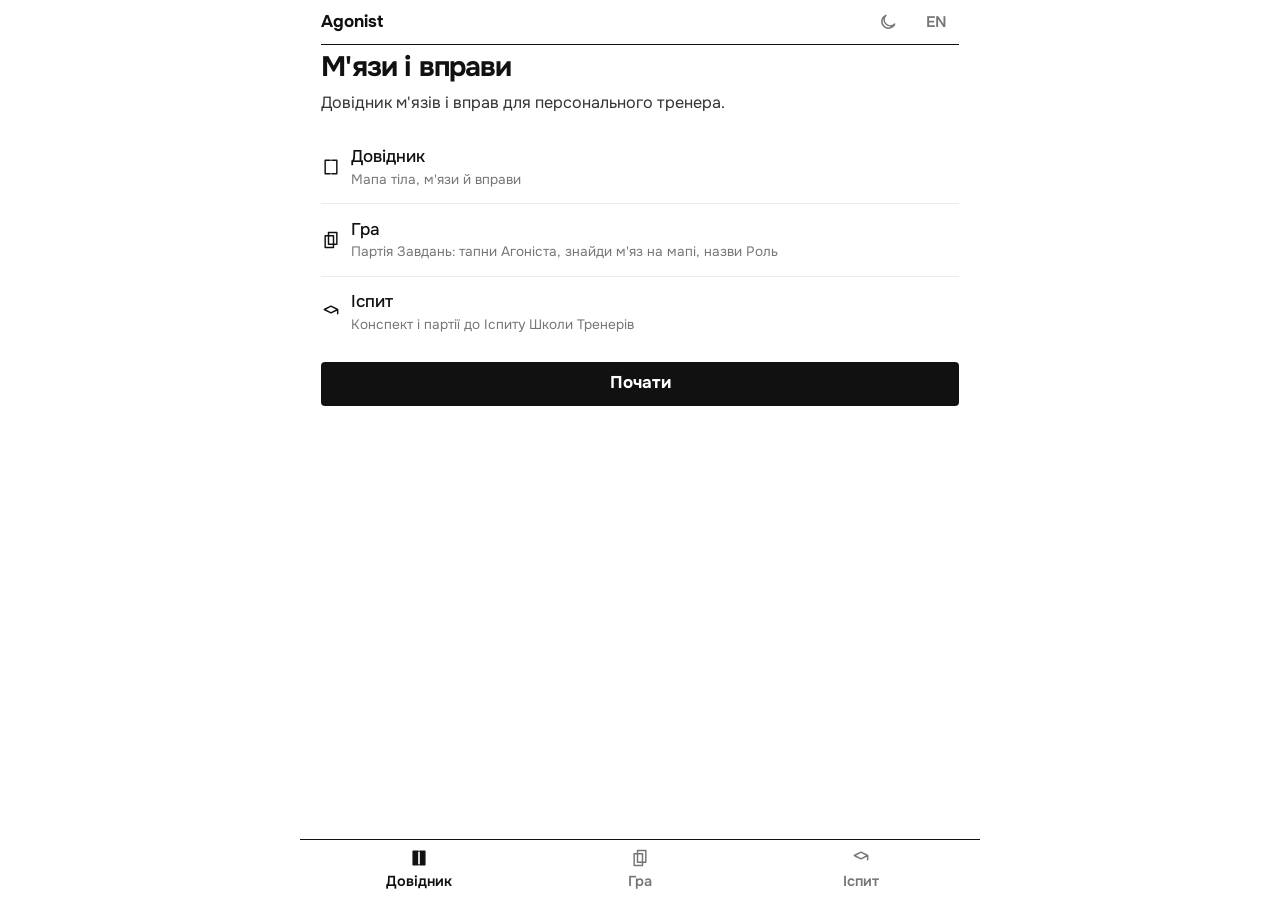
<file: index.html>
<!doctype html>
<html lang="uk">
  <head>
    <meta charset="utf-8" />
    <meta name="viewport" content="width=device-width, initial-scale=1, viewport-fit=cover" />
    <meta name="color-scheme" content="light" />
    <!-- The theme is on the page before it is painted: light, unless the
         Trainer pinned dark (app/theme.mjs, key «theme»). Kept to a few lines
         on purpose — a module would load too late and flash. -->
    <script>
      var dark = false;
      try {
        dark = localStorage.getItem('theme') === 'dark';
      } catch (e) {}
      document.documentElement.dataset.theme = dark ? 'dark' : 'light';
    </script>
    <!-- The browser bar takes the app's own background (--bg in app.css, one
         value per theme), so the bar and the page read as one surface;
         app/theme.mjs sets it for a pinned theme. -->
    <meta name="theme-color" content="#ffffff" />
    <!-- SVG for tabs (sharp at 16-32 px); a 180 px PNG for the iOS/Android home
         screen, which do not take SVG. Relative paths: the app lives under a
         subpath on Pages. -->
    <link rel="icon" href="assets/icon/icon.svg" type="image/svg+xml" />
    <link rel="apple-touch-icon" href="assets/icon/apple-touch-icon.png" />
    <!-- Add to Home Screen (ticket 14): the manifest for Android and desktop
         Chrome, the meta tags for iOS, which reads only these. No service
         worker on purpose — the app is not offline (ticket 08 stays cancelled).
         «default» keeps the status bar its own opaque strip above the page, so
         nothing slides under the clock or the notch; #bar still pads by the
         safe area for the day iOS says otherwise. -->
    <link rel="manifest" href="manifest.webmanifest" />
    <meta name="mobile-web-app-capable" content="yes" />
    <meta name="apple-mobile-web-app-capable" content="yes" />
    <meta name="apple-mobile-web-app-status-bar-style" content="default" />
    <meta name="apple-mobile-web-app-title" content="Agonist" />
    <!-- The product name, not a translated string: it is the same in both
         languages, and it is what a bookmark and a home-screen icon carry.
         The heading inside the app stays descriptive. -->
    <title>Agonist</title>
    <!-- Start the requests now instead of when the module has been parsed and
         reaches its own fetch() calls. Paths and the crossorigin flag must
         match those calls, or the browser fetches everything twice. The
         module's own imports are listed too, so they do not queue behind it. -->
    <link rel="modulepreload" href="app/ui.mjs" />
    <link rel="modulepreload" href="app/atlas.mjs" />
    <link rel="modulepreload" href="app/exam.mjs" />
    <link rel="modulepreload" href="app/quiz.mjs" />
    <link rel="modulepreload" href="app/i18n.mjs" />
    <link rel="modulepreload" href="app/icons.mjs" />
    <link rel="modulepreload" href="app/install.mjs" />
    <link rel="modulepreload" href="app/route.mjs" />
    <link rel="modulepreload" href="app/screens.mjs" />
    <link rel="modulepreload" href="app/spy.mjs" />
    <link rel="modulepreload" href="app/theme.mjs" />
    <link rel="modulepreload" href="app/zoom.mjs" />
    <link rel="preload" as="fetch" crossorigin href="content/muscles.json" />
    <link rel="preload" as="fetch" crossorigin href="content/muscle-groups.json" />
    <link rel="preload" as="fetch" crossorigin href="content/exercises.json" />
    <link rel="preload" as="fetch" crossorigin href="content/exam.json" />
    <link rel="preload" as="fetch" crossorigin href="assets/atlas/muscle-ids.json" />
    <link rel="preload" as="fetch" crossorigin href="assets/atlas/front.svg" />
    <link rel="preload" as="fetch" crossorigin href="assets/atlas/back.svg" />
    <!-- The fonts are a nicety: they load without blocking the first paint
         (print until loaded, then all) and swap in; until then, and if they
         never arrive, the system fonts in app.css carry the page. -->
    <link rel="preconnect" href="https://fonts.googleapis.com" />
    <link rel="preconnect" href="https://fonts.gstatic.com" crossorigin />
    <link
      rel="stylesheet"
      href="https://fonts.googleapis.com/css2?family=Onest:wght@400;500;600;700;800&family=IBM+Plex+Mono:wght@400;500&display=swap"
      media="print"
      onload="this.media = 'all'"
    />
    <link rel="stylesheet" href="app/app.css" />
    <!-- ui.mjs writes the colour rules here: a Muscle's or an Exercise's Muscles
         by Role. One selector per Muscle instead of a walk over paths. -->
    <style id="paint"></style>
    <!-- …and here, after it, what the row being read lights: same weight, so
         it wins over the page's own colours. -->
    <style id="lit"></style>
  </head>
  <body>
    <div id="app">
      <header id="bar">
        <button id="navstart" type="button"></button>
        <span class="bar-end">
          <span id="tally" class="tally" hidden></span>
          <button id="theme" type="button" data-act="theme"></button>
          <button id="lang" type="button" data-act="lang"></button>
        </span>
      </header>

      <!-- One-time «add to home screen» hint (ticket 14); ui.mjs decides whether
           it is up, and says it in the current language. -->
      <aside id="install" class="install" hidden>
        <p></p>
        <button type="button" data-act="close-install"></button>
      </aside>

      <!-- Heard, not seen: search counts and, in the Game, an answered Task's
           verdict and Agonist. Outside #top, which a redraw replaces whole. -->
      <p id="status" class="sr" role="status"></p>

      <main id="page" data-screen="home">
        <!-- Until the data arrives the page says so, in the default language;
             the app replaces it on the first draw. -->
        <div id="top"><p class="loading">Завантаження…</p></div>
        <!-- «Show the map» — all that is left of it while it is hidden. -->
        <button id="mapbar" type="button" data-act="show-map" hidden></button>
        <!-- Both sides of the body, pinned under the top of the page while the
             list below scrolls. The dock keeps the pinned place and size when
             the map itself is taken out to fill the whole screen. -->
        <div id="dock">
          <figure id="map" data-side="front">
            <div class="layer">
              <div class="fig" data-view="front"></div>
              <div class="fig" data-view="back"></div>
            </div>
            <!-- Shown while a row is lit: back to the whole picture. -->
            <button class="all" type="button" data-act="all" hidden></button>
            <!-- On the page (.pg): hide, expand. Expanded (.fl): the side, and the way out. -->
            <div class="tools">
              <button class="ic lbl pg" type="button" data-act="hide-map"></button>
              <button class="ic pg" type="button" data-act="full-map"></button>
              <div class="seg fl" role="group">
                <button type="button" data-act="side" data-side="front"></button>
                <button type="button" data-act="side" data-side="back"></button>
              </div>
              <button class="ic fl" type="button" data-act="close-map"></button>
            </div>
            <!-- «Whole body» shows only once the map is zoomed. -->
            <div class="zoom">
              <button class="ic lbl" type="button" data-act="fit" hidden></button>
              <button class="ic" type="button" data-act="zoom-out"></button>
              <button class="ic" type="button" data-act="zoom-in"></button>
            </div>
            <!-- Expanded, a tap only picks; this is the pick and the way into it. -->
            <div class="pick" aria-live="polite" hidden>
              <b></b>
              <button type="button" data-act="open-pick"></button>
            </div>
          </figure>
        </div>
        <div id="list"></div>
      </main>

      <!-- The three sections, reachable from any screen; ui.mjs sets each
           address once from route.mjs and the label in the current language. -->
      <!-- Up to the top after a long scroll (ui.mjs shows it, app.css places it above the tabs). -->
      <button id="totop" type="button" data-act="top" hidden></button>

      <nav id="tabs">
        <a class="tab" data-tab="reference"></a>
        <a class="tab" data-tab="game"></a>
        <a class="tab" data-tab="exam"></a>
      </nav>
    </div>

    <script type="module">
      import { start } from './app/ui.mjs';

      // A typo in a Muscle id must break loudly. Without this the promise
      // rejects into the console and the Trainer just gets a blank figure.
      const fail = (error) => {
        // The raw message is for the developer; the sentence above it is for
        // the Trainer. This runs when the module itself may not have loaded,
        // so it cannot use the dictionary: the default language only.
        const next = document.createElement('p');
        next.textContent = 'Не вдалося завантажити. Перезавантажте сторінку; якщо не допомогло — перевірте зв\'язок або напишіть розробнику.';
        const raw = document.createElement('p');
        raw.textContent = error?.message ?? String(error);
        const top = document.getElementById('top');
        top.className = 'failure';
        top.replaceChildren(next, raw);
      };
      start().catch(fail);
      // A failure after start — in a later screen — must not leave it half-drawn in silence.
      addEventListener('error', (event) => fail(event.error ?? event.message));
      addEventListener('unhandledrejection', (event) => fail(event.reason));
    </script>
  </body>
</html>
</file>
<file: app/app.css>
/* A laconic reference book: white, black, one red (at night: <html data-theme>
   swaps every token below — the app opens light and the Trainer's switch pins dark). No shadows, no gradients,
   nothing that moves for its own sake. The map is pinned under the top of the
   page while the list scrolls beneath it; the way back is at the bottom, where
   the thumb is. */

:root {
  --ink: #111;
  --dim: #767676; /* 4.5:1 on white: the smallest text is set in it */
  --rule: #ececec;
  --bg: #fff;
  --red: #e10600;
  --body: #333; /* running text: a step softer than --ink */
  --hint: #6b6b6b; /* placeholder: 4.5:1 on the search field's grey */
  --edge: rgb(0 0 0 / 0.18); /* the hairline round a Role's swatch */

  /* The map: what can be tapped is tinted, what has nothing to show is grey. */
  --c-muscle: #e6cdc6;
  --c-rest: #ececec;
  --c-tendon: #f1efed;
  --c-skin: #fafafa;
  --c-detail: #bbb;
  --c-outline: #9a9a9a;

  /* One colour per Role (ADR-0006); the three stabilizers are shades of one yellow. */
  --r-agonist: #e10600;
  --r-synergist: #2f5bd6;
  --r-dynamic_stabilizer: #b8860b;
  --r-stabilizer: #f2c200;
  --r-antagonist_stabilizer: #f3de8a;

  /* The finger minimum. ui.mjs reads it to size the tap zones on the map. */
  --tap: 44px;
  /* A wrong Muscle the Trainer tapped in the Game: no Role has this colour. */
  --c-miss: var(--ink);
  /* The right Muscle in Знайди М'яз: green, which no Role is. */
  --c-right: #1a8f4d;
  /* The Muscle asked about in Яка Роль: violet, which no Role is, or it would answer for it. */
  --c-ask: #8a3ffc;
  /* The bottom tab bar's own height, safe area excluded (added where it's used). */
  --tabsh: 3.9rem;
  /* The sticky top bar's own rendered height, safe area excluded — what the
     pinned map and the Digest's Topic headers below it need to clear. Its
     content is --tap tall, plus the 1px border-bottom #bar is drawn with. */
  --barh: calc(var(--tap) + 1px);
  /* Cards/Test (ticket 11): their action bar's own height, docked at the foot
     in the thumb zone in place of the map neither has — safe area excluded. */
  --examgoh: calc(var(--tap) + 1.2rem + 1px);
  /* The page's side gutters: 1.25rem, plus the notch or rounded corner when
     the phone lies on its side (both insets are 0 upright). */
  --gl: calc(1.25rem + env(safe-area-inset-left));
  --gr: calc(1.25rem + env(safe-area-inset-right));
  --sans: Onest, -apple-system, BlinkMacSystemFont, system-ui, sans-serif;
  --mono: 'IBM Plex Mono', ui-monospace, Menlo, monospace;
  /* The one easing curve behind every glide, slide and rise in the app. */
  --ease-glide: cubic-bezier(0.2, 0.8, 0.2, 1);
}

/* Night: every colour again, nothing else changes. Text keeps 4.5:1 (app/theme.test.mjs
   checks it); the figure stays a body — muscles lighter than skin, an outline that
   reads — and the five Roles stay apart. */
html[data-theme='dark'] { color-scheme: dark; }

:root[data-theme='dark'] {
  --ink: #f2f2f2;
  --dim: #a0a0a0;
  --rule: #2c2c2c;
  --bg: #121212;
  --red: #ff5a4f;
  --body: #d0d0d0;
  --hint: #a0a0a0;
  --edge: rgb(255 255 255 / 0.3);

  --c-muscle: #8a4f45;
  --c-rest: #2c2c2c;
  --c-tendon: #3d3a36;
  --c-skin: #1c1c1c;
  --c-detail: #666;
  --c-outline: #8a8a8a;
  --c-right: #3ecf7e;
  --c-ask: #b98cff;

  --r-agonist: #ff5a4f;
  --r-synergist: #6f96ff;
  --r-dynamic_stabilizer: #b8860b;
  --r-stabilizer: #f2c200;
  --r-antagonist_stabilizer: #f3de8a;
}

[data-role='agonist'] { --role: var(--r-agonist); }
[data-role='synergist'] { --role: var(--r-synergist); }
[data-role='dynamic_stabilizer'] { --role: var(--r-dynamic_stabilizer); }
[data-role='stabilizer'] { --role: var(--r-stabilizer); }
[data-role='antagonist_stabilizer'] { --role: var(--r-antagonist_stabilizer); }

* { box-sizing: border-box; }

/* Only double-tap zoom goes: it fired on quick taps of buttons. A pinch on the
   page still zooms it, for anyone who needs larger text. */
html {
  color-scheme: light; /* the browser's own scrollbars and controls follow the theme */
  touch-action: manipulation;
  /* Text size follows the phone's setting: 17px on the default one. Everything
     else is in rem. Safari's Dynamic Type only reaches a font that names the
     system size, so it gets that one. */
  font-size: 106.25%;
}

@supports (font: -apple-system-body) {
  html { font: -apple-system-body; }
}

html, body {
  margin: 0;
  background: var(--bg);
  color: var(--ink);
  font-family: var(--sans);
  line-height: 1.45;
  -webkit-text-size-adjust: 100%;
  /* Our own pressed state (.row:active) is the only tap feedback. */
  -webkit-tap-highlight-color: transparent;
}

[hidden] { display: none !important; }

button, input { font: inherit; color: inherit; }
button { cursor: pointer; }

:focus-visible { outline: 2px solid var(--ink); outline-offset: 2px; }

/* Heard, not seen. */
.sr {
  position: absolute;
  width: 1px;
  height: 1px;
  overflow: hidden;
  clip-path: inset(50%);
  white-space: nowrap;
}

#app {
  max-width: 40rem;
  margin: 0 auto;
  padding: 0 var(--gr) 0 var(--gl);
}

.loading, .failure { padding-top: 2rem; }

/* ── Header ────────────────────────────────────────────────────────────── */

#bar {
  position: sticky;
  top: 0;
  z-index: 10;
  display: flex;
  align-items: center;
  gap: 0.5rem;
  min-height: var(--tap);
  padding-top: env(safe-area-inset-top);
  background: var(--bg);
  border-bottom: 1px solid var(--ink);
  /* Screens slide past it; the header itself holds still (see Motion below). */
  view-transition-name: head;
}

#bar button {
  min-height: var(--tap);
  padding: 0;
  border: 0;
  background: none;
}

#navstart {
  display: flex;
  align-items: center;
  gap: 0.3rem;
  min-width: 0;
  flex: 1 1 auto;
  overflow: hidden;
  font-weight: 700;
  text-align: left;
}

/* The previous screen's name, or the Trainer's a long one: truncated, not wrapped. */
#navstart .navlabel { overflow: hidden; text-overflow: ellipsis; white-space: nowrap; }

#lang, #theme { min-width: var(--tap); color: var(--dim); font-size: 0.9rem; font-weight: 600; }
/* An inline icon sits on the text baseline, a few px above the button's middle. */
#theme { display: grid; place-items: center; }
.bar-end { flex: none; margin-left: auto; display: flex; align-items: center; gap: 0.3rem; }

/* The Round's «N з 10 · знав K», spelled out in the app's own font, not --mono. */
.tally { padding: 0 0.4rem; font-size: 0.85rem; color: var(--dim); white-space: nowrap; }

/* ── Words ─────────────────────────────────────────────────────────────── */

h1 {
  margin: 0.4rem 0 0;
  font-size: clamp(1.4rem, 6.5vw, 1.65rem);
  line-height: 1.1;
  letter-spacing: -0.03em;
  text-wrap: balance;
  hyphens: auto;
  overflow-wrap: anywhere; /* where the browser has no hyphenation for the word */
}

/* The heading takes focus after a step so a screen reader starts from it; it is
   not a control, so it shows no ring. */
h1:focus { outline: none; }

.sub { margin: 0.2rem 0 0; color: var(--dim); font-size: 0.95rem; }
p.sub[translate='no'] { font-style: italic; }
.lead { margin: 0.5rem 0 0; font-size: 0.95rem; line-height: 1.45; color: var(--body); }
.caption { margin: 0.4rem 0 0; text-align: center; font-size: 0.78rem; color: var(--dim); }
.none { padding: 1rem 0; color: var(--dim); }

.legend {
  display: flex;
  flex-wrap: wrap;
  gap: 0.25rem 1rem;
  margin: 0.6rem 0 0;
  padding: 0;
  list-style: none;
  font-size: 0.85rem;
}

.legend li { display: inline-flex; align-items: center; }
.legend i { margin-right: 0.4rem; }

/* A Role's sentence, or the Card's «Хто такий Агоніст?» (ticket 05): a native
   `<details>`, so the tap target, keyboard access, disclosure triangle and
   VoiceOver announcement all come from the browser — no JS or ARIA of our own. */
summary { cursor: pointer; }
details > p { margin: 0.3rem 0 0.2rem; font-size: 0.85rem; color: var(--dim); }
.who { margin: 0.6rem 0 0; font-size: 0.95rem; }

/* ── Search ────────────────────────────────────────────────────────────── */

/* iPhone's own search: a rounded, tinted field with a magnifier and ✕ inside,
   and «Скасувати» beside it while the field has the keyboard or a query. */
.find {
  display: flex;
  align-items: center;
  margin-top: 0.4rem;
}

.field {
  flex: 1;
  min-width: 0;
  display: flex;
  align-items: center;
  min-height: var(--tap);
  padding-left: 0.75rem;
  border-radius: 0.75rem;
  background: var(--rule);
  color: var(--dim);
}

.field:focus-within { outline: 2px solid var(--red); }

#q {
  flex: 1;
  min-width: 0;
  min-height: var(--tap);
  padding: 0 0 0 0.5rem;
  border: 0;
  border-radius: 0;
  outline: 0;
  background: none;
  color: var(--ink);
  font-size: max(1rem, 16px); /* 16px or more, or iOS zooms the page on focus */
  -webkit-appearance: none;
  appearance: none;
}

#q::placeholder { color: var(--hint); }
/* Our own clear button, a full finger wide; the native one is smaller. */
#q::-webkit-search-cancel-button { display: none; }
#q:focus-visible { outline: 0; }

.clear {
  flex: none;
  display: grid;
  place-items: center;
  width: var(--tap);
  height: var(--tap);
  padding: 0;
  border: 0;
  background: none;
  color: var(--dim);
}

.cancel {
  flex: none;
  min-width: var(--tap);
  min-height: var(--tap);
  padding: 0 0 0 0.75rem;
  border: 0;
  background: none;
  font-size: max(1rem, 16px);
  color: var(--red);
}

/* ── Icons: one set, one stroke weight ─────────────────────────────────── */

.i {
  width: 20px;
  height: 20px;
  fill: none;
  stroke: currentColor;
  stroke-width: 1.75;
  stroke-linecap: round;
  stroke-linejoin: round;
}

/* ── Lists ─────────────────────────────────────────────────────────────── */

.list { margin: 0; padding: 0; list-style: none; }
.list li { border-top: 1px solid var(--rule); }
.list li:first-child { border-top: 0; }

.h {
  margin: 1.4rem 0 0.1rem;
  font: 500 0.7rem var(--mono);
  text-transform: uppercase;
  letter-spacing: 0.08em;
  color: var(--dim);
}

.group-name { margin: 0.7rem 0 0; font-size: 1rem; font-weight: 700; text-wrap: balance; }

.row {
  display: flex;
  flex-wrap: wrap;
  justify-content: space-between;
  align-items: baseline;
  gap: 0.1rem 0.75rem;
  min-height: var(--tap);
  padding: 0.8rem 0;
  color: inherit;
  text-decoration: none;
}

/* A row that is a button (the Cards Format's Topic picker) rather than a link
   to another page: no browser button chrome, full width, text kept left. */
button.row { width: 100%; border: 0; background: none; text-align: left; }

/* The chevron of a row that opens a page sits in the padding it reserves, out of
   the flow, so it never moves the count or Role or wraps them. */
.row { position: relative; }
.row:has(> .chev) { padding-right: 1.3rem; }
.chev { position: absolute; right: 0; top: 50%; margin-top: -0.5rem; width: 1rem; height: 1rem; color: var(--dim); }

.row-name { flex: 1 1 10rem; min-width: 0; }
.row b { font-size: 1rem; font-weight: 500; line-height: 1.3; hyphens: auto; overflow-wrap: anywhere; }
.row .sub { display: block; margin: 0; font-size: 0.8rem; }
.row .sub[translate='no'] { font-style: italic; }

.aside { flex: 0 1 auto; margin-left: auto; font: 400 0.75rem var(--mono); color: var(--dim); text-align: right; }

/* The Role's colour, on the swatch beside its name. */
.aside i, .legend i, .rolename i, .role-pick i {
  display: inline-block;
  width: 0.55rem;
  height: 0.55rem;
  background: var(--role);
  box-shadow: inset 0 0 0 1px var(--edge);
}

.aside i { margin-right: 0.4rem; }

/* Why this Muscle has this Role here: under its row, outside the link. */
.why { margin: -0.25rem 0 0; padding-bottom: 0.8rem; font-size: 0.85rem; color: var(--dim); }

.related .says { margin: 0 0 0.3rem; font-size: 0.85rem; color: var(--dim); }

/* ── The Exam: the Digest (ADR-0008) ───────────────────────────────────── */

.exam-list { margin: 0; padding: 0; list-style: none; }
.exam-q { padding: 0.9rem 0; border-top: 1px solid var(--rule); }
.exam-q:first-child { padding-top: 0.2rem; border-top: 0; }
.exam-question { margin: 0; font-weight: 600; }
/* The Question's number in the set (the source's own, so «Питання 22» means one thing everywhere). */
.exam-no { color: var(--dim); font-variant-numeric: tabular-nums; }
.exam-answer { margin: 0.4rem 0 0; font-size: 1.05rem; }

.exam-outside {
  display: inline-block;
  margin: 0.4rem 0 0;
  padding: 0.15rem 0.5rem;
  border: 1px solid var(--red);
  border-radius: 4px;
  color: var(--red);
  font-size: 0.72rem;
  font-weight: 700;
  text-transform: uppercase;
  letter-spacing: 0.03em;
}

.exam-explanation { margin: 0.4rem 0 0; font-size: 0.9rem; color: var(--body); }

.exam-caveat {
  margin: 0.5rem 0 0;
  padding: 0.5rem 0.7rem;
  border-left: 3px solid var(--r-dynamic_stabilizer);
  font-size: 0.85rem;
  color: var(--dim);
}

.exam-exercise { margin: 0.5rem 0 0; font-size: 0.85rem; }
.exam-exercise a { color: inherit; }

/* The Topic nav sits above the first section — a plain row list, no heading,
   kept out of the way of the first Question. */
.exam-nav { margin-bottom: 0.4rem; }

/* Each Topic's own heading sticks to the top while its Questions scroll by —
   the same slot #dock/#mapbar use, which the Digest already leaves empty. */
#page[data-screen='exam'] .h {
  position: sticky;
  top: calc(var(--barh) + env(safe-area-inset-top));
  z-index: 5;
  background: var(--bg);
}

/* ── The Exam: Test, four options (ADR-0008, ticket 07) ───────────────── */

.row[data-state='correct'] { font-weight: 700; }
.row[data-state='correct'] .aside { color: var(--ink); }
.row[data-state='wrong'] { color: var(--red); }
.row[data-state='wrong'] .aside { color: var(--red); }

/* Pressed state on a finger; hover only where there is a pointer to hover with,
   or it would stick after a tap. Not on a revealed Test option (`[data-state]`):
   it looks like a row but is no longer tappable. */
.row:not([data-state]):active { background: var(--rule); }
@media (hover: hover) { .row:not([data-state]):hover { background: var(--rule); } }

/* Ticket 10: a Test option looks like what it is — a full-width bordered
   button (still `.row`, so a revealed one keeps its correct/wrong marks). */
.list li:has(> .option) { border-top: 0; margin-top: 0.5rem; }
.row.option { padding: 0.6rem 0.9rem; border: 1px solid var(--ink); border-radius: 4px; align-items: center; }

/* The half-sentence under an Exam mode button: what the Format asks of you. */
.does { display: block; margin-top: 0.3rem; font-size: 0.8rem; color: var(--dim); text-align: center; }

/* ── The page and its pinned map ───────────────────────────────────────── */

#page { padding-bottom: calc(var(--tabsh) + env(safe-area-inset-bottom)); }

#dock {
  position: sticky;
  z-index: 5;
  top: calc(var(--barh) + env(safe-area-inset-top));
  height: 38svh;
  margin: 0.6rem calc(-1 * var(--gr)) 0 calc(-1 * var(--gl));
  border-bottom: 1px solid var(--ink);
  background: var(--bg);
  /* Screens slide past it; the map itself holds still (see Motion below).
     #mapbar carries the same name — the two are never both on screen. */
  view-transition-name: map;
}

#page[data-screen='home'] #dock { height: 44svh; }
#page[data-screen='home'] { padding-bottom: calc(2rem + var(--tabsh) + env(safe-area-inset-bottom)); }
/* The tab bar is gone in the Game and in Cards (both hide it for the whole
   Round, summary included — CONTEXT.md counts the score at the end as part
   of the Round), and neither has any other fixed chrome at its foot either:
   a little room under the last row is all they need. */
#page[data-screen='game'], #page[data-screen='examCards'], #page[data-screen='examTest'] { padding-bottom: calc(1.5rem + env(safe-area-inset-bottom)); }
/* A Task (waiting or answered) docks its button at the foot like Cards do. */
#page[data-game='task'], #page[data-game='answered'] { padding-bottom: calc(var(--examgoh) + 1rem + env(safe-area-inset-bottom)); }
/* Cards/Test dock their action buttons at the bottom while a Round is in
   play (data-exam="card"; see #top > .main / .card-go below) — the page
   needs extra room at its foot to clear that bar. */
#page[data-screen='examCards'][data-exam='card'], #page[data-screen='examTest'][data-exam='card'] {
  padding-bottom: calc(var(--examgoh) + 1rem + env(safe-area-inset-bottom));
}
/* The Round's summary has nothing to paint: the map goes with the Card. */
#page[data-game='done'] #dock, #page[data-game='done'] #mapbar { display: none; }
/* The Digest has no use for the body map: it is text to read, not a picture to tap. */
#page[data-screen='exam'] #dock, #page[data-screen='exam'] #mapbar { display: none; }
#page[data-screen='exam'] #top { margin-bottom: 0.6rem; }
/* The Cards Format (ADR-0008) has no body map either — the picker, a Card and
   its summary are all just text. Neither does the Test Format (ticket 07). */
#page[data-screen='examCards'] #dock, #page[data-screen='examCards'] #mapbar,
#page[data-screen='examTest'] #dock, #page[data-screen='examTest'] #mapbar { display: none; }

/* The Game (ADR-0010): one figure, whichever side the Trainer picked, and always
   on show — the choice to hide the map is the reference's. */
#page[data-screen='game'] #dock[hidden] { display: block !important; }
#page[data-screen='game'] #mapbar { display: none !important; }
#page[data-screen='game'] .layer { grid-template-columns: 1fr; }
#page[data-screen='game'] #map[data-side='front'] [data-view='back'],
#page[data-screen='game'] #map[data-side='back'] [data-view='front'] { display: none; }
/* Its own controls: the side switch on top, the zoom below; no hiding, expanding or closing. */
#page[data-screen='game'] .tools { top: 0.5rem; bottom: auto; }
#page[data-screen='game'] .tools .pg, #page[data-screen='game'] .tools [data-act='close-map'] { display: none; }
#page[data-screen='game'] .tools .seg.fl { display: flex; }
/* A Task waiting for its tap: the map takes all the height between the wording
   and the button at the foot. Answered, it is the usual pinned map, with the
   explanation and the list scrolling under it. */
#page[data-game='task'] { display: flex; flex-direction: column; height: calc(100svh - var(--barh) - env(safe-area-inset-top)); }
#page[data-game='task'] #top { flex: none; }
#page[data-game='task'] #dock { flex: 1 1 0; height: auto; min-height: 0; }
#page[data-game='task'] #map { position: absolute; inset: 0; height: auto; }

/* The welcome (ticket 04) is home's own state, not its own screen — the map
   is hidden by a flag of its own rather than a #page[data-screen] value. */
#page[data-welcome] #dock, #page[data-welcome] #mapbar { display: none; }

#map {
  position: relative;
  height: 100%;
  margin: 0;
  overflow: hidden;
}

/* What is left of a hidden map: a thin strip that stays under the top and
   brings it back. */
#mapbar {
  position: sticky;
  z-index: 5;
  top: calc(var(--barh) + env(safe-area-inset-top));
  display: flex;
  align-items: center;
  gap: 0.4rem;
  width: calc(100% + var(--gl) + var(--gr));
  min-height: var(--tap);
  margin: 0.6rem calc(-1 * var(--gr)) 0 calc(-1 * var(--gl));
  padding: 0 var(--gr) 0 var(--gl);
  border: 0;
  border-bottom: 1px solid var(--ink);
  background: var(--bg);
  font-size: 0.9rem;
  font-weight: 600;
  view-transition-name: map;
}

/* Not zoomed, the map lets a finger's vertical drag scroll the page, as anywhere,
   and takes the rest (a pinch, a double tap). Zoomed, a finger drags the map. */
#map { touch-action: pan-y; }
#map.zoomed { touch-action: none; }

/* Both sides in one layer, so one transform can move and zoom them together.
   Steps (buttons, double tap, framing) glide; a finger moves the map at once. */
.layer {
  display: grid;
  grid-template-columns: 1fr 1fr;
  gap: 4px;
  height: 100%;
  transform-origin: 0 0;
}

.layer.glide { transition: transform 0.35s var(--ease-glide); }

.fig { min-width: 0; min-height: 0; }

.fig svg { display: block; width: 100%; height: 100%; }

/* The figure, restyled from the atlas's own colours. */
.fig path[fill='#C25F60'] { fill: var(--c-rest); }
.fig path.live[fill='#C25F60'] { fill: var(--c-muscle); }
.fig path[fill='#F7ECD9'] { fill: var(--c-tendon); }
.fig path[fill='#F5F5F5'], .fig path[fill='#ECE5E7'] { fill: var(--c-skin); }
.fig path[fill='#616161'], .fig path[fill='black'] { fill: var(--c-detail); }
.fig path[stroke='black'] { stroke: var(--c-outline); stroke-width: 0.8; }

/* On a page that lights something, the rest goes grey: the yellow of a
   Stabilizer is never read against a tinted neighbour. */
.painted .fig path.live[fill='#C25F60'] { fill: var(--c-rest); }

/* Only a Muscle with something to show reacts; the skeleton and the rest let
   the finger through to what is underneath. */
.fig path:not(.live) { pointer-events: none; }
.fig path.live { cursor: pointer; }
.fig rect.tap { fill: none; pointer-events: all; cursor: pointer; }

/* A row passing the line, a pick on the full map: the colour it sets on the
   figure eases in rather than snapping. Only a live Muscle is ever recoloured
   by the paint rules, so only its paths need to track the change. */
.fig path[data-muscle].live { transition: fill 0.18s ease; }

/* ── The row being read ────────────────────────────────────────────────── */

/* The row nearest the map lights its Muscles there and wears a red bar in the
   gutter; the text stays where it was. */
.row.lit {
  margin-left: -10px;
  padding-left: 10px;
  box-shadow: inset 3px 0 0 var(--red);
  transition: box-shadow 0.15s ease, padding 0.15s ease, margin 0.15s ease;
}

/* Back to the whole picture; shown only while a row is lit. */
.all {
  position: absolute;
  z-index: 1;
  top: 0.5rem;
  left: 50%;
  transform: translateX(-50%);
  min-height: var(--tap);
  padding: 0 1rem;
  border: 0;
  border-radius: 4px;
  background: var(--ink);
  color: var(--bg);
  font-size: 0.9rem;
  font-weight: 600;
  white-space: nowrap;
}

.zoom {
  position: absolute;
  z-index: 1;
  right: max(0.5rem, env(safe-area-inset-right));
  bottom: 0.5rem;
  display: flex;
  gap: 0.4rem;
}

/* On the page: hide and expand, bottom left, opposite the zoom. */
.tools {
  position: absolute;
  z-index: 1;
  left: max(0.5rem, env(safe-area-inset-left));
  bottom: 0.5rem;
  display: flex;
  gap: 0.4rem;
}

/* ── The map on the whole screen ───────────────────────────────────────── */

/* One side, on the full height. Only the map is on top: the page stays where
   it was, under it, and cannot be scrolled from here. */
.full-map { overflow: hidden; }
.full-map #map {
  position: fixed;
  inset: 0;
  z-index: 50;
  height: auto;
  background: var(--bg);
  touch-action: none;
}
.full-map .layer { grid-template-columns: 1fr; }
.full-map #map[data-side='front'] [data-view='back'],
.full-map #map[data-side='back'] [data-view='front'] { display: none; }
.full-map .all { display: none; }
.full-map .pg, html:not(.full-map) .fl { display: none; }

.full-map .tools {
  top: calc(0.5rem + env(safe-area-inset-top));
  right: max(0.5rem, env(safe-area-inset-right));
  bottom: auto;
  justify-content: space-between;
}

.full-map .zoom { bottom: calc(0.5rem + env(safe-area-inset-bottom)); }
.full-map #map.picking .zoom { bottom: calc(5.5rem + env(safe-area-inset-bottom)); }

.seg {
  display: flex;
  border: 1px solid var(--ink);
  border-radius: 4px;
  overflow: hidden;
  background: var(--bg);
}

.seg button {
  min-height: calc(var(--tap) - 2px);
  padding: 0 1rem;
  border: 0;
  background: none;
  font-size: 0.9rem;
  font-weight: 600;
}

.seg button[aria-pressed='true'] { background: var(--ink); color: var(--bg); }

/* The picked Muscle's name, and the way into its page. */
.pick {
  position: absolute;
  z-index: 2;
  left: max(0.5rem, env(safe-area-inset-left));
  right: max(0.5rem, env(safe-area-inset-right));
  bottom: calc(0.5rem + env(safe-area-inset-bottom));
  display: flex;
  align-items: center;
  gap: 0.75rem;
  padding: 0.6rem 0.6rem 0.6rem 0.9rem;
  border: 1px solid var(--ink);
  border-radius: 4px;
  background: var(--bg);
}

.pick b { flex: 1; min-width: 0; font-size: 1rem; font-weight: 600; line-height: 1.25; }

.pick button {
  flex: none;
  min-height: var(--tap);
  padding: 0 1rem;
  border: 0;
  border-radius: 4px;
  background: var(--ink);
  color: var(--bg);
  font-weight: 700;
}

/* ── Icon buttons on the map: hide/expand it, its zoom ─────────────────── */

.ic {
  display: grid;
  place-items: center;
  width: var(--tap);
  height: var(--tap);
  padding: 0;
  border: 1px solid var(--ink);
  border-radius: 4px;
  background: var(--bg);
  color: var(--ink);
}

/* A button that says what it does in words: as tall as the icons, as wide as its word. */
.ic.lbl {
  grid-auto-flow: column;
  gap: 0.3rem;
  width: auto;
  padding: 0 0.6rem;
  font-size: 0.85rem;
  font-weight: 600;
  white-space: nowrap;
}

/* On the page, «Whole body» rides above the zoom pair: beside it, it would run
   into «Hide the map» on a narrow phone. Expanded, the left side is free. */
html:not(.full-map) .zoom .lbl {
  position: absolute;
  right: 0;
  bottom: calc(100% + 0.4rem);
}

/* ── The «add to home screen» hint: one strip above home (ticket 14) ───── */

.install {
  display: flex;
  align-items: center;
  gap: 0.5rem;
  padding: 0 var(--gr) 0 var(--gl);
  border-bottom: 1px solid var(--rule);
  font-size: 0.85rem;
  color: var(--body);
}
.install[hidden] { display: none; }
.install p { margin: 0.5rem 0; flex: 1 1 auto; line-height: 1.35; }
.install button { flex: none; min-width: var(--tap); min-height: var(--tap); padding: 0; border: 0; background: none; color: var(--dim); }

/* ── The welcome: first launch's own state of home (ticket 04) ─────────── */

.welcome-doors { margin-top: 1rem; }
.door { align-items: center; gap: 0.6rem; }
.door .i { flex: none; }

/* ── The bottom tab bar: Довідник, Гра, Іспит (ADR-0008) ──────────────── */

#tabs {
  position: fixed;
  z-index: 6;
  inset-inline: 0;
  bottom: 0;
  display: flex;
  max-width: 40rem;
  margin-inline: auto;
  border-top: 1px solid var(--ink);
  background: var(--bg);
  padding: 0 max(0.5rem, env(safe-area-inset-right)) env(safe-area-inset-bottom) max(0.5rem, env(safe-area-inset-left));
}

.tab {
  flex: 1;
  display: flex;
  flex-direction: column;
  align-items: center;
  justify-content: center;
  gap: 0.15rem;
  min-height: var(--tap);
  padding: 0.5rem 0;
  color: var(--dim);
  font-size: 0.85rem;
  font-weight: 600;
  text-align: center;
  text-decoration: none;
}

.tab[aria-current='page'] { color: var(--ink); }
.tab[aria-current='page'] .i { fill: currentColor; }

/* Back to the top, above the tab bar, shown after a long scroll. */
#totop {
  position: fixed;
  z-index: 6;
  right: max(1rem, env(safe-area-inset-right));
  bottom: calc(var(--tabsh) + env(safe-area-inset-bottom) + 0.75rem);
  display: grid;
  place-items: center;
  width: var(--tap);
  height: var(--tap);
  padding: 0;
  border: 1px solid var(--ink);
  border-radius: 50%;
  background: var(--bg);
  color: var(--ink);
}
#totop[hidden] { display: none; }
#page[data-screen='game'] ~ #totop, #page[data-screen='examCards'] ~ #totop, #page[data-screen='examTest'] ~ #totop, .full-map #totop { display: none; }

/* Nothing to switch to mid-Round, and nothing left to switch to under the
   full-screen map — hidden rather than fought over for the thumb's reach.
   #tabs is a sibling of #page, not its descendant — `~` reaches across. */
#page[data-screen='game'] ~ #tabs, #page[data-screen='examCards'] ~ #tabs, #page[data-screen='examTest'] ~ #tabs, .full-map #tabs { display: none; }

/* ── The Game: a Round of Tasks (ADR-0010), and Cards' buttons ─────────── */

.main, .ghost {
  display: flex;
  align-items: center;
  justify-content: center;
  min-height: var(--tap);
  padding: 0 1.2rem;
  border-radius: 4px;
  font-weight: 700;
  text-decoration: none;
}

.main { border: 0; background: var(--ink); color: var(--bg); }
.ghost { border: 1px solid var(--ink); background: var(--bg); color: var(--ink); }

/* The reveal button, alone under the hint. */
#top > .main { width: 100%; margin-top: 0.8rem; }

/* The two grades, or the summary's «На мапу» / «Ще партія» — side by side. */
.card-go { display: flex; gap: 0.6rem; margin-top: 0.8rem; }
.card-go > * { flex: 1; }

/* Ticket 11: Cards/Test have no map, so their action buttons («Показати
   відповідь», «Знав»/«Не знав», «Далі») dock at the foot in the thumb zone
   instead of sitting right under the question — same fixed-bar recipe #tabs
   uses. The Game's Tasks dock theirs the same way (`.task-go`): its map fills the middle. */
#page[data-screen='examCards'][data-exam='card'] #top > .main,
#page[data-screen='examCards'][data-exam='card'] #top > .card-go,
#page[data-screen='examTest'][data-exam='card'] #top > .card-go,
#page[data-game='task'] #top > .task-go,
#page[data-game='answered'] #top > .task-go {
  position: fixed;
  z-index: 6;
  inset-inline: 0;
  bottom: 0;
  max-width: 40rem;
  margin: 0 auto;
  padding: 0.6rem var(--gr) calc(0.6rem + env(safe-area-inset-bottom)) var(--gl);
  border-top: 1px solid var(--ink);
  background: var(--bg);
}

/* Яка Роль: the five Roles, two to a row and the last across, under the thumb;
   the swatches are the legend's. The foot is three rows tall, so the page
   leaves room for it in place of the one-button foot. */
#page[data-game='task'][data-kind='role'] { --examgoh: calc(3 * 3.2rem + 2 * 0.5rem + 1.2rem + 1px); }
.roles { display: grid; grid-template-columns: 1fr 1fr; grid-auto-rows: 3.2rem; gap: 0.5rem; }
.role-pick { justify-content: flex-start; padding: 0 0.7rem; font-size: 0.85rem; line-height: 1.15; text-align: left; }
.role-pick i { flex: none; margin-right: 0.5rem; }
.role-pick:last-child { grid-column: 1 / -1; }
.rolename { white-space: nowrap; }
.rolename i { margin-right: 0.35rem; }

/* The Game's wording: the action over the Exercise's name; the verdict, a mark and words. */
.task-do { display: block; margin-bottom: 0.25rem; font: 500 0.7rem var(--mono); text-transform: uppercase; letter-spacing: 0.08em; color: var(--dim); }
.verdict { margin: 0.5rem 0 0; font-weight: 700; }
.verdict[data-verdict='wrong'] { color: var(--red); }

.score { margin: 0.6rem 0 0; font-size: 2.2rem; font-weight: 800; letter-spacing: -0.02em; }
.score b { font-variant-numeric: tabular-nums; }

/* ── Motion ────────────────────────────────────────────────────────────── */

/* Screens: the new one slides in from where it was reached, 280 ms. The map
   and the header carry their own names (above), so they hold still while the
   rest of the page moves; a screen that only changes in place ('fade' in
   ui.mjs — the full map, the hidden map, «Спереду/Ззаду», a revealed Card)
   matches no rule below and keeps the browser's own quiet cross-fade. */
::view-transition-group(*),
::view-transition-old(root),
::view-transition-new(root) { animation-duration: 0.28s; animation-timing-function: var(--ease-glide); }
html[data-dir='forward']::view-transition-old(root) { animation-name: out-left; }
html[data-dir='forward']::view-transition-new(root) { animation-name: in-right; }
html[data-dir='back']::view-transition-old(root) { animation-name: out-right; }
html[data-dir='back']::view-transition-new(root) { animation-name: in-left; }
@keyframes in-right { from { transform: translateX(24%); opacity: 0; } }
@keyframes out-left { to { transform: translateX(-12%); opacity: 0; } }
@keyframes in-left { from { transform: translateX(-24%); opacity: 0; } }
@keyframes out-right { to { transform: translateX(12%); opacity: 0; } }

/* Things that appear over the map rise in, not pop. */
.pick:not([hidden]) { animation: rise 0.2s var(--ease-glide); }
.all:not([hidden]) { animation: rise-centre 0.2s var(--ease-glide); }
@keyframes rise { from { opacity: 0; transform: translateY(8px); } }
@keyframes rise-centre { from { opacity: 0; transform: translate(-50%, -6px); } }

@media (prefers-reduced-motion: reduce) {
  ::view-transition-group(*), ::view-transition-old(*), ::view-transition-new(*) { animation: none !important; }
  .layer.glide, .fig path[data-muscle].live, .row.lit { transition: none; }
  .pick, .all { animation: none !important; }
}

button:disabled { opacity: 0.4; }
</file>
